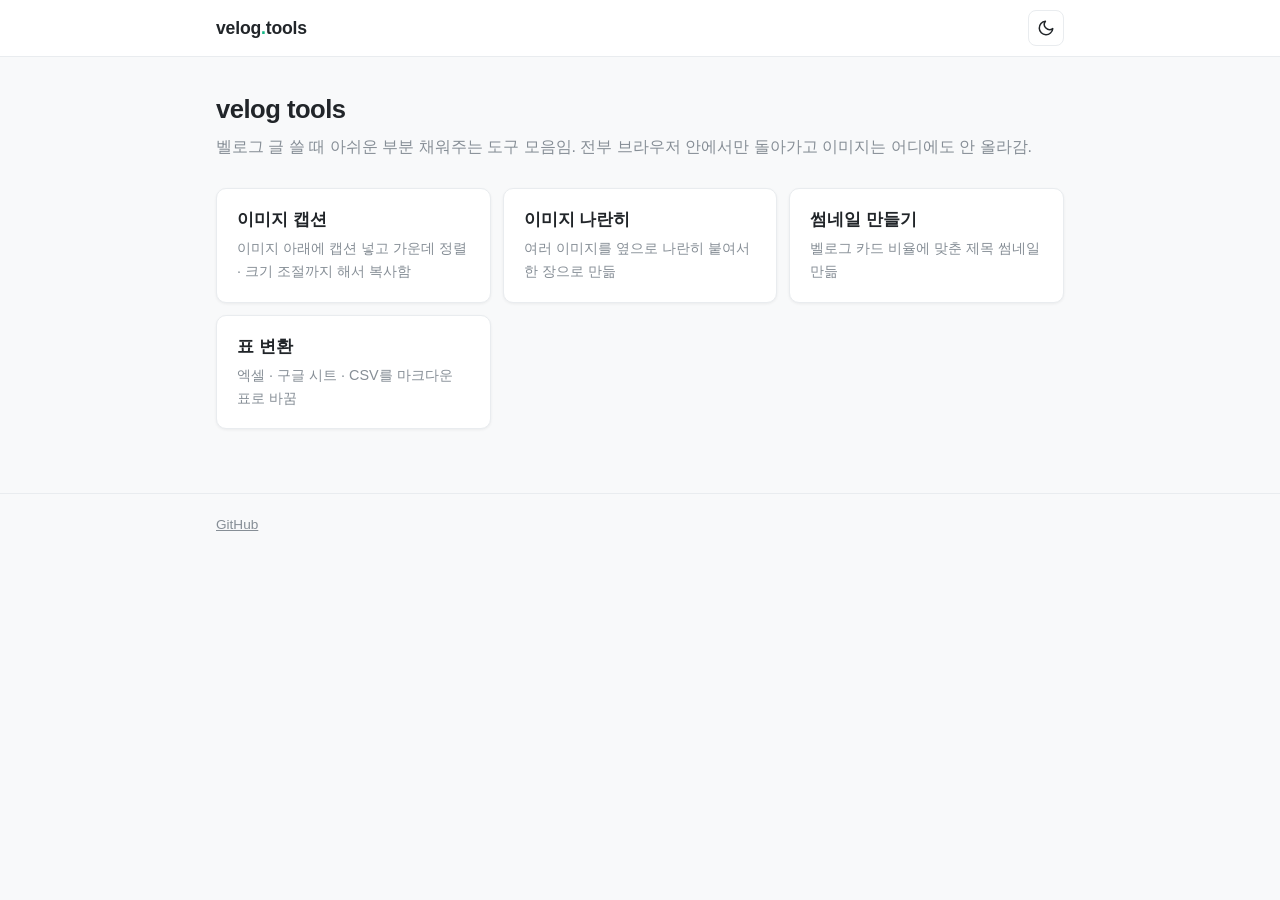
<file: index.html>
<!doctype html>
<html lang="ko">
<head>
  <meta charset="utf-8">
  <meta name="viewport" content="width=device-width, initial-scale=1">
  <title>velog tools</title>
  <meta name="description" content="벨로그 글 쓸 때 아쉬운 부분 채워주는 도구 모음">
  <script src="assets/theme.js"></script>
  <link rel="stylesheet" href="assets/style.css">
</head>
<body>
  <header class="site-header">
    <div class="container">
      <a class="logo" href="./">velog<span>.</span>tools</a>
      <button class="icon-btn theme-toggle" type="button" aria-label="테마 전환" title="테마 전환">
        <svg class="moon" viewBox="0 0 24 24" fill="none" stroke="currentColor" stroke-width="2" stroke-linecap="round" stroke-linejoin="round"><path d="M21 12.79A9 9 0 1 1 11.21 3 7 7 0 0 0 21 12.79z"/></svg>
        <svg class="sun" viewBox="0 0 24 24" fill="none" stroke="currentColor" stroke-width="2" stroke-linecap="round" stroke-linejoin="round"><circle cx="12" cy="12" r="4"/><path d="M12 2v2M12 20v2M4.93 4.93l1.41 1.41M17.66 17.66l1.41 1.41M2 12h2M20 12h2M4.93 19.07l1.41-1.41M17.66 6.34l1.41-1.41"/></svg>
      </button>
    </div>
  </header>

  <main>
    <div class="container">
      <h1>velog tools</h1>
      <p class="subtitle">벨로그 글 쓸 때 아쉬운 부분 채워주는 도구 모음임. 전부 브라우저 안에서만 돌아가고 이미지는 어디에도 안 올라감.</p>

      <div class="tool-list">
        <a class="tool-card" href="tools/caption/">
          <h2>이미지 캡션</h2>
          <p>이미지 아래에 캡션 넣고 가운데 정렬 · 크기 조절까지 해서 복사함</p>
        </a>
        <a class="tool-card" href="tools/merge/">
          <h2>이미지 나란히</h2>
          <p>여러 이미지를 옆으로 나란히 붙여서 한 장으로 만듦</p>
        </a>
        <a class="tool-card" href="tools/thumbnail/">
          <h2>썸네일 만들기</h2>
          <p>벨로그 카드 비율에 맞춘 제목 썸네일 만듦</p>
        </a>
        <a class="tool-card" href="tools/table/">
          <h2>표 변환</h2>
          <p>엑셀 · 구글 시트 · CSV를 마크다운 표로 바꿈</p>
        </a>
      </div>
    </div>
  </main>

  <footer class="site-footer">
    <div class="container">
      <a href="https://github.com/seolmango/velog_tools">GitHub</a>
    </div>
  </footer>
</body>
</html>
</file>
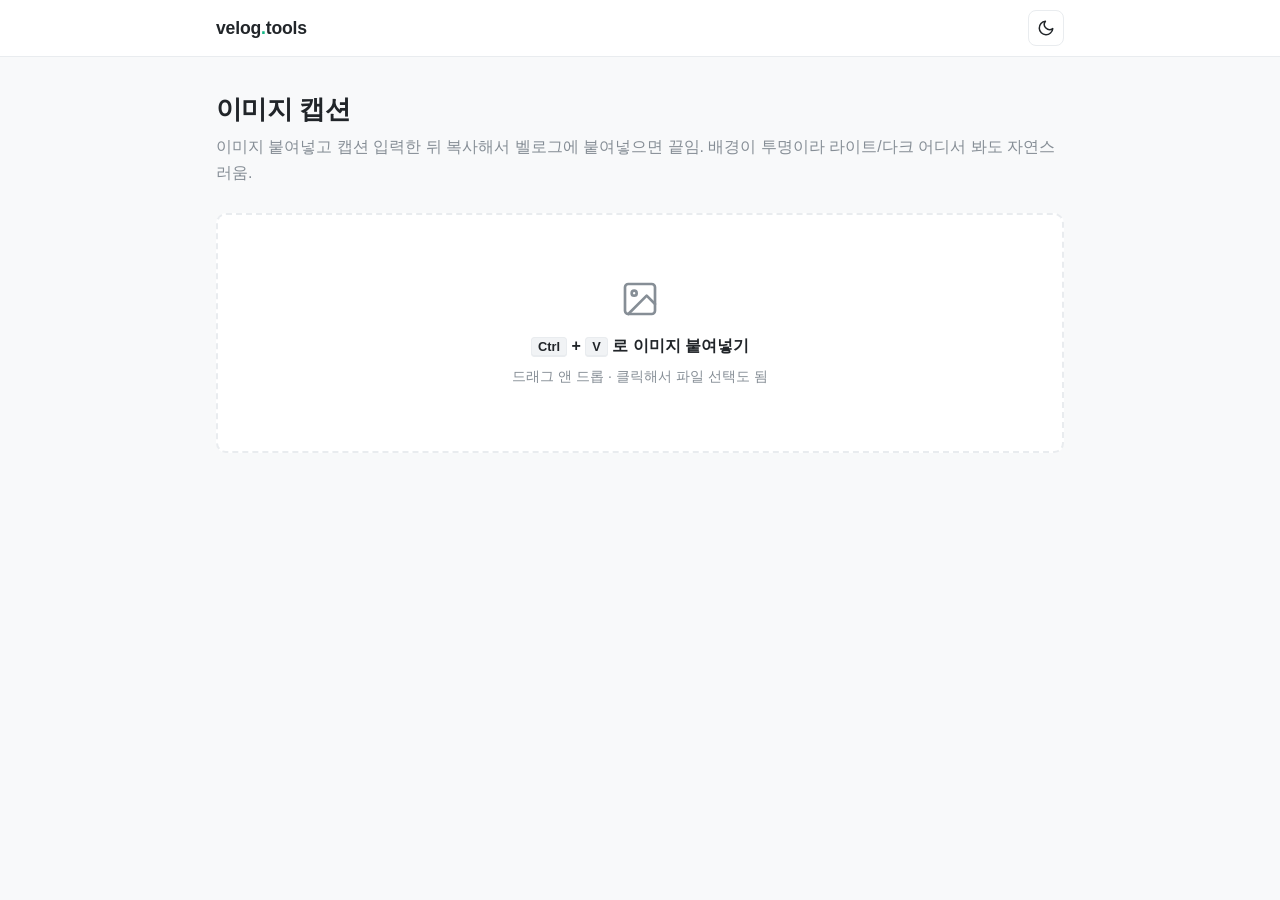
<file: tools/caption/index.html>
<!doctype html>
<html lang="ko">
<head>
  <meta charset="utf-8">
  <meta name="viewport" content="width=device-width, initial-scale=1">
  <title>이미지 캡션 · velog tools</title>
  <meta name="description" content="이미지 아래에 캡션을 넣고 가운데 정렬해서 클립보드로 복사함">
  <script src="../../assets/theme.js"></script>
  <link rel="stylesheet" href="../../assets/style.css">
</head>
<body>
  <header class="site-header">
    <div class="container">
      <a class="logo" href="../../">velog<span>.</span>tools</a>
      <button class="icon-btn theme-toggle" type="button" aria-label="테마 전환" title="테마 전환">
        <svg class="moon" viewBox="0 0 24 24" fill="none" stroke="currentColor" stroke-width="2" stroke-linecap="round" stroke-linejoin="round"><path d="M21 12.79A9 9 0 1 1 11.21 3 7 7 0 0 0 21 12.79z"/></svg>
        <svg class="sun" viewBox="0 0 24 24" fill="none" stroke="currentColor" stroke-width="2" stroke-linecap="round" stroke-linejoin="round"><circle cx="12" cy="12" r="4"/><path d="M12 2v2M12 20v2M4.93 4.93l1.41 1.41M17.66 17.66l1.41 1.41M2 12h2M20 12h2M4.93 19.07l1.41-1.41M17.66 6.34l1.41-1.41"/></svg>
      </button>
    </div>
  </header>

  <main>
    <div class="container">
      <h1>이미지 캡션</h1>
      <p class="subtitle">이미지 붙여넣고 캡션 입력한 뒤 복사해서 벨로그에 붙여넣으면 끝임. 배경이 투명이라 라이트/다크 어디서 봐도 자연스러움.</p>

      <label id="dropzone" class="dropzone" tabindex="0">
        <input id="file-input" type="file" accept="image/*" hidden>
        <svg viewBox="0 0 24 24" fill="none" stroke="currentColor" stroke-width="1.6" stroke-linecap="round" stroke-linejoin="round"><rect x="3" y="3" width="18" height="18" rx="2"/><circle cx="8.5" cy="8.5" r="1.5"/><path d="M21 15l-5-5L5 21"/></svg>
        <strong><kbd>Ctrl</kbd> + <kbd>V</kbd> 로 이미지 붙여넣기</strong>
        <span>드래그 앤 드롭 · 클릭해서 파일 선택도 됨</span>
      </label>

      <div id="editor" class="stack" hidden>
        <div class="panel">
          <label class="field-label" for="caption">캡션</label>
          <textarea id="caption" rows="2" placeholder="캡션 입력 (비워두면 정렬 · 크기만 적용됨)"></textarea>

          <div class="options">
            <div class="option">
              <span class="field-label">캡션 정렬</span>
              <div class="segmented" data-option="align">
                <button type="button" data-value="left">왼쪽</button>
                <button type="button" data-value="center">가운데</button>
                <button type="button" data-value="right">오른쪽</button>
              </div>
            </div>
            <div class="option option-grow">
              <label class="field-label" for="width">이미지 최대 너비 <span id="width-value" class="muted"></span></label>
              <input id="width" type="range" min="20" max="100" step="5">
            </div>
            <div class="option option-grow">
              <label class="field-label" for="size">글자 크기 <span id="size-value" class="muted"></span></label>
              <input id="size" type="range" min="50" max="200" step="10">
            </div>
          </div>
        </div>

        <div class="velog-preview" id="preview">
          <div class="velog-preview-bar">
            <span>벨로그 본문에서 보이는 크기</span>
            <div class="segmented" data-option="mode">
              <button type="button" data-value="light">라이트</button>
              <button type="button" data-value="dark">다크</button>
            </div>
          </div>
          <div class="page"><canvas id="canvas"></canvas></div>
        </div>
        <p id="meta" class="meta"></p>

        <div class="actions">
          <button id="copy-btn" class="btn primary" type="button">
            <svg viewBox="0 0 24 24" width="16" height="16" fill="none" stroke="currentColor" stroke-width="2" stroke-linecap="round" stroke-linejoin="round"><rect x="9" y="9" width="13" height="13" rx="2"/><path d="M5 15H4a2 2 0 0 1-2-2V4a2 2 0 0 1 2-2h9a2 2 0 0 1 2 2v1"/></svg>
            이미지 복사
          </button>
          <button id="download-btn" class="btn" type="button">다운로드</button>
          <button id="reset-btn" class="btn" type="button">다른 이미지</button>
          <span class="hint"><kbd>Ctrl</kbd> + <kbd>Enter</kbd> 로도 복사 가능</span>
        </div>
      </div>
    </div>
  </main>

  <script src="../../assets/common.js"></script>
  <script src="caption.js"></script>
</body>
</html>
</file>
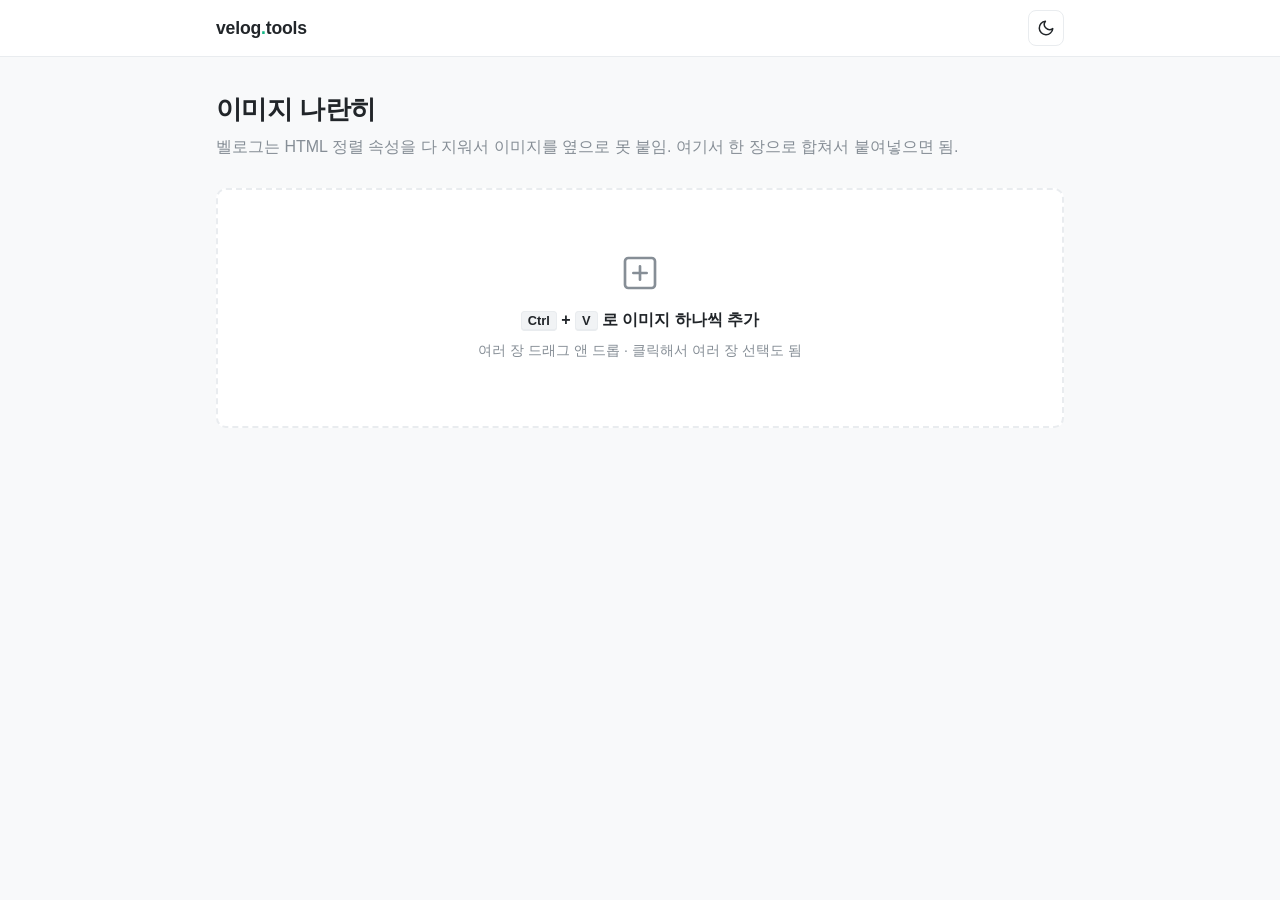
<file: tools/merge/index.html>
<!doctype html>
<html lang="ko">
<head>
  <meta charset="utf-8">
  <meta name="viewport" content="width=device-width, initial-scale=1">
  <title>이미지 나란히 · velog tools</title>
  <meta name="description" content="여러 이미지를 나란히 붙여 한 장으로 만듦">
  <script src="../../assets/theme.js"></script>
  <link rel="stylesheet" href="../../assets/style.css">
  <link rel="stylesheet" href="merge.css">
</head>
<body>
  <header class="site-header">
    <div class="container">
      <a class="logo" href="../../">velog<span>.</span>tools</a>
      <button class="icon-btn theme-toggle" type="button" aria-label="테마 전환" title="테마 전환">
        <svg class="moon" viewBox="0 0 24 24" fill="none" stroke="currentColor" stroke-width="2" stroke-linecap="round" stroke-linejoin="round"><path d="M21 12.79A9 9 0 1 1 11.21 3 7 7 0 0 0 21 12.79z"/></svg>
        <svg class="sun" viewBox="0 0 24 24" fill="none" stroke="currentColor" stroke-width="2" stroke-linecap="round" stroke-linejoin="round"><circle cx="12" cy="12" r="4"/><path d="M12 2v2M12 20v2M4.93 4.93l1.41 1.41M17.66 17.66l1.41 1.41M2 12h2M20 12h2M4.93 19.07l1.41-1.41M17.66 6.34l1.41-1.41"/></svg>
      </button>
    </div>
  </header>

  <main>
    <div class="container">
      <h1>이미지 나란히</h1>
      <p class="subtitle">벨로그는 HTML 정렬 속성을 다 지워서 이미지를 옆으로 못 붙임. 여기서 한 장으로 합쳐서 붙여넣으면 됨.</p>

      <div class="stack">
        <label id="dropzone" class="dropzone" tabindex="0">
          <input id="file-input" type="file" accept="image/*" multiple hidden>
          <svg viewBox="0 0 24 24" fill="none" stroke="currentColor" stroke-width="1.6" stroke-linecap="round" stroke-linejoin="round"><rect x="3" y="3" width="18" height="18" rx="2"/><path d="M12 8v8M8 12h8"/></svg>
          <strong id="dropzone-title"><kbd>Ctrl</kbd> + <kbd>V</kbd> 로 이미지 하나씩 추가</strong>
          <span id="dropzone-sub">여러 장 드래그 앤 드롭 · 클릭해서 여러 장 선택도 됨</span>
        </label>

        <div id="editor" class="stack" hidden>
          <ol id="list" class="merge-list"></ol>

          <div class="panel">
            <div class="options">
              <div class="option">
                <span class="field-label">한 줄에</span>
                <div class="segmented" id="cols"></div>
              </div>
              <div class="option option-grow">
                <label class="field-label" for="gap">간격 <span id="gap-value" class="muted"></span></label>
                <input id="gap" type="range" min="0" max="6" step="0.5">
              </div>
              <div class="option option-grow">
                <label class="field-label" for="size">캡션 글자 크기 <span id="size-value" class="muted"></span></label>
                <input id="size" type="range" min="50" max="200" step="10">
              </div>
            </div>
          </div>

          <div class="velog-preview" id="preview">
            <div class="velog-preview-bar">
              <span>벨로그 본문에서 보이는 크기</span>
              <div class="segmented" data-option="mode">
                <button type="button" data-value="light">라이트</button>
                <button type="button" data-value="dark">다크</button>
              </div>
            </div>
            <div class="page"><canvas id="canvas"></canvas></div>
          </div>
          <p id="meta" class="meta"></p>

          <div class="actions">
            <button id="copy-btn" class="btn primary" type="button">
              <svg viewBox="0 0 24 24" width="16" height="16" fill="none" stroke="currentColor" stroke-width="2" stroke-linecap="round" stroke-linejoin="round"><rect x="9" y="9" width="13" height="13" rx="2"/><path d="M5 15H4a2 2 0 0 1-2-2V4a2 2 0 0 1 2-2h9a2 2 0 0 1 2 2v1"/></svg>
              이미지 복사
            </button>
            <button id="download-btn" class="btn" type="button">다운로드</button>
            <button id="reset-btn" class="btn" type="button">전부 지우기</button>
            <span class="hint"><kbd>Ctrl</kbd> + <kbd>Enter</kbd> 로도 복사 가능</span>
          </div>
        </div>
      </div>
    </div>
  </main>

  <script src="../../assets/common.js"></script>
  <script src="merge.js"></script>
</body>
</html>
</file>
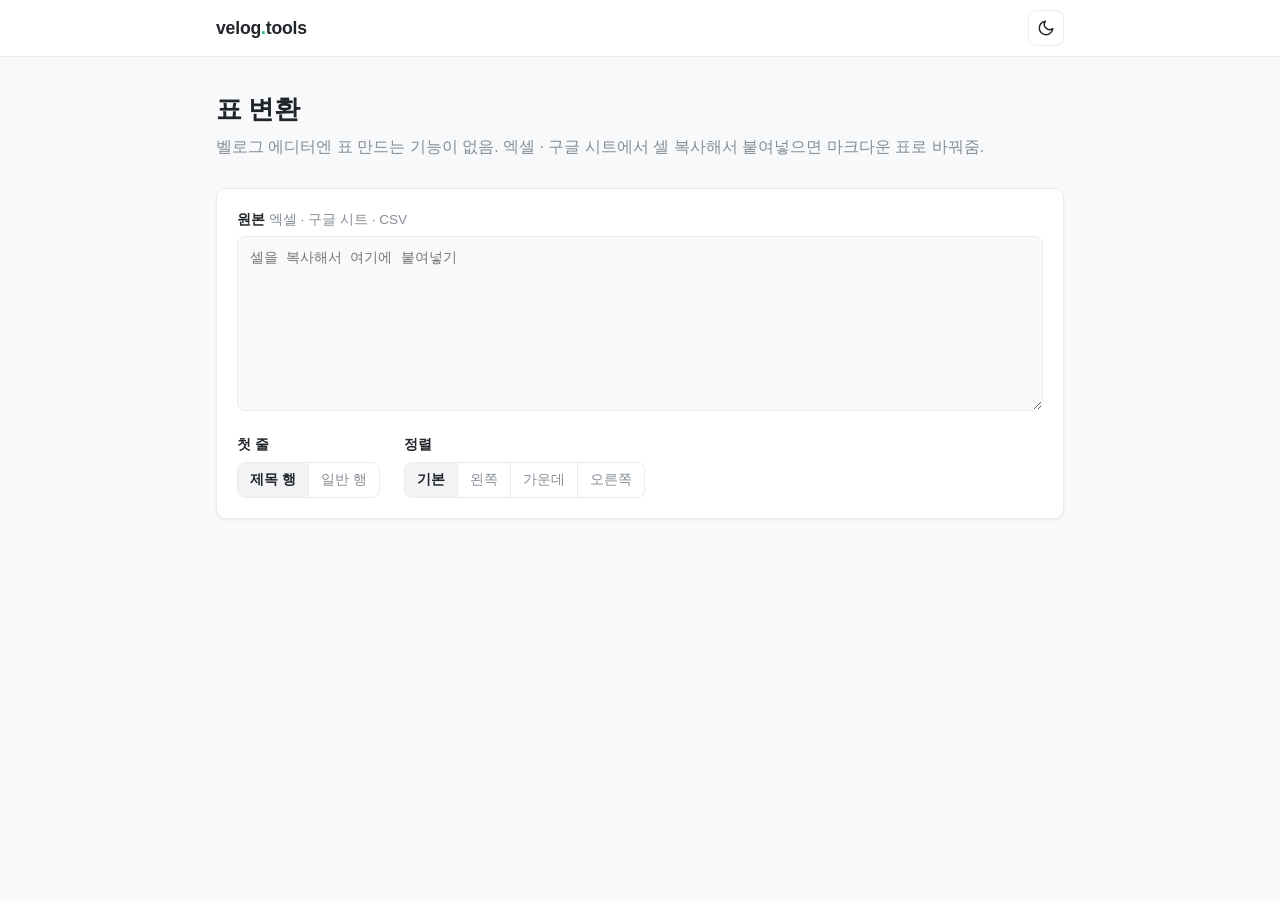
<file: tools/table/index.html>
<!doctype html>
<html lang="ko">
<head>
  <meta charset="utf-8">
  <meta name="viewport" content="width=device-width, initial-scale=1">
  <title>표 변환 · velog tools</title>
  <meta name="description" content="엑셀 · 구글 시트 · CSV를 마크다운 표로 바꿈">
  <script src="../../assets/theme.js"></script>
  <link rel="stylesheet" href="../../assets/style.css">
  <link rel="stylesheet" href="table.css">
</head>
<body>
  <header class="site-header">
    <div class="container">
      <a class="logo" href="../../">velog<span>.</span>tools</a>
      <button class="icon-btn theme-toggle" type="button" aria-label="테마 전환" title="테마 전환">
        <svg class="moon" viewBox="0 0 24 24" fill="none" stroke="currentColor" stroke-width="2" stroke-linecap="round" stroke-linejoin="round"><path d="M21 12.79A9 9 0 1 1 11.21 3 7 7 0 0 0 21 12.79z"/></svg>
        <svg class="sun" viewBox="0 0 24 24" fill="none" stroke="currentColor" stroke-width="2" stroke-linecap="round" stroke-linejoin="round"><circle cx="12" cy="12" r="4"/><path d="M12 2v2M12 20v2M4.93 4.93l1.41 1.41M17.66 17.66l1.41 1.41M2 12h2M20 12h2M4.93 19.07l1.41-1.41M17.66 6.34l1.41-1.41"/></svg>
      </button>
    </div>
  </header>

  <main>
    <div class="container">
      <h1>표 변환</h1>
      <p class="subtitle">벨로그 에디터엔 표 만드는 기능이 없음. 엑셀 · 구글 시트에서 셀 복사해서 붙여넣으면 마크다운 표로 바꿔줌.</p>

      <div class="stack">
        <div class="panel">
          <label class="field-label" for="input">원본 <span class="muted">엑셀 · 구글 시트 · CSV</span></label>
          <textarea id="input" rows="7" placeholder="셀을 복사해서 여기에 붙여넣기" spellcheck="false"></textarea>

          <div class="options">
            <div class="option">
              <span class="field-label">첫 줄</span>
              <div class="segmented" data-option="header">
                <button type="button" data-value="yes">제목 행</button>
                <button type="button" data-value="no">일반 행</button>
              </div>
            </div>
            <div class="option">
              <span class="field-label">정렬</span>
              <div class="segmented" data-option="align">
                <button type="button" data-value="none">기본</button>
                <button type="button" data-value="left">왼쪽</button>
                <button type="button" data-value="center">가운데</button>
                <button type="button" data-value="right">오른쪽</button>
              </div>
            </div>
          </div>
        </div>

        <div id="result" class="stack" hidden>
          <div class="panel">
            <label class="field-label" for="output">마크다운</label>
            <textarea id="output" rows="7" readonly spellcheck="false"></textarea>
          </div>

          <div class="table-preview" id="preview"></div>

          <div class="actions">
            <button id="copy-btn" class="btn primary" type="button">
              <svg viewBox="0 0 24 24" width="16" height="16" fill="none" stroke="currentColor" stroke-width="2" stroke-linecap="round" stroke-linejoin="round"><rect x="9" y="9" width="13" height="13" rx="2"/><path d="M5 15H4a2 2 0 0 1-2-2V4a2 2 0 0 1 2-2h9a2 2 0 0 1 2 2v1"/></svg>
              마크다운 복사
            </button>
            <span class="hint"><kbd>Ctrl</kbd> + <kbd>Enter</kbd> 로도 복사 가능</span>
          </div>
        </div>
      </div>
    </div>
  </main>

  <script src="../../assets/common.js"></script>
  <script src="table.js"></script>
</body>
</html>
</file>
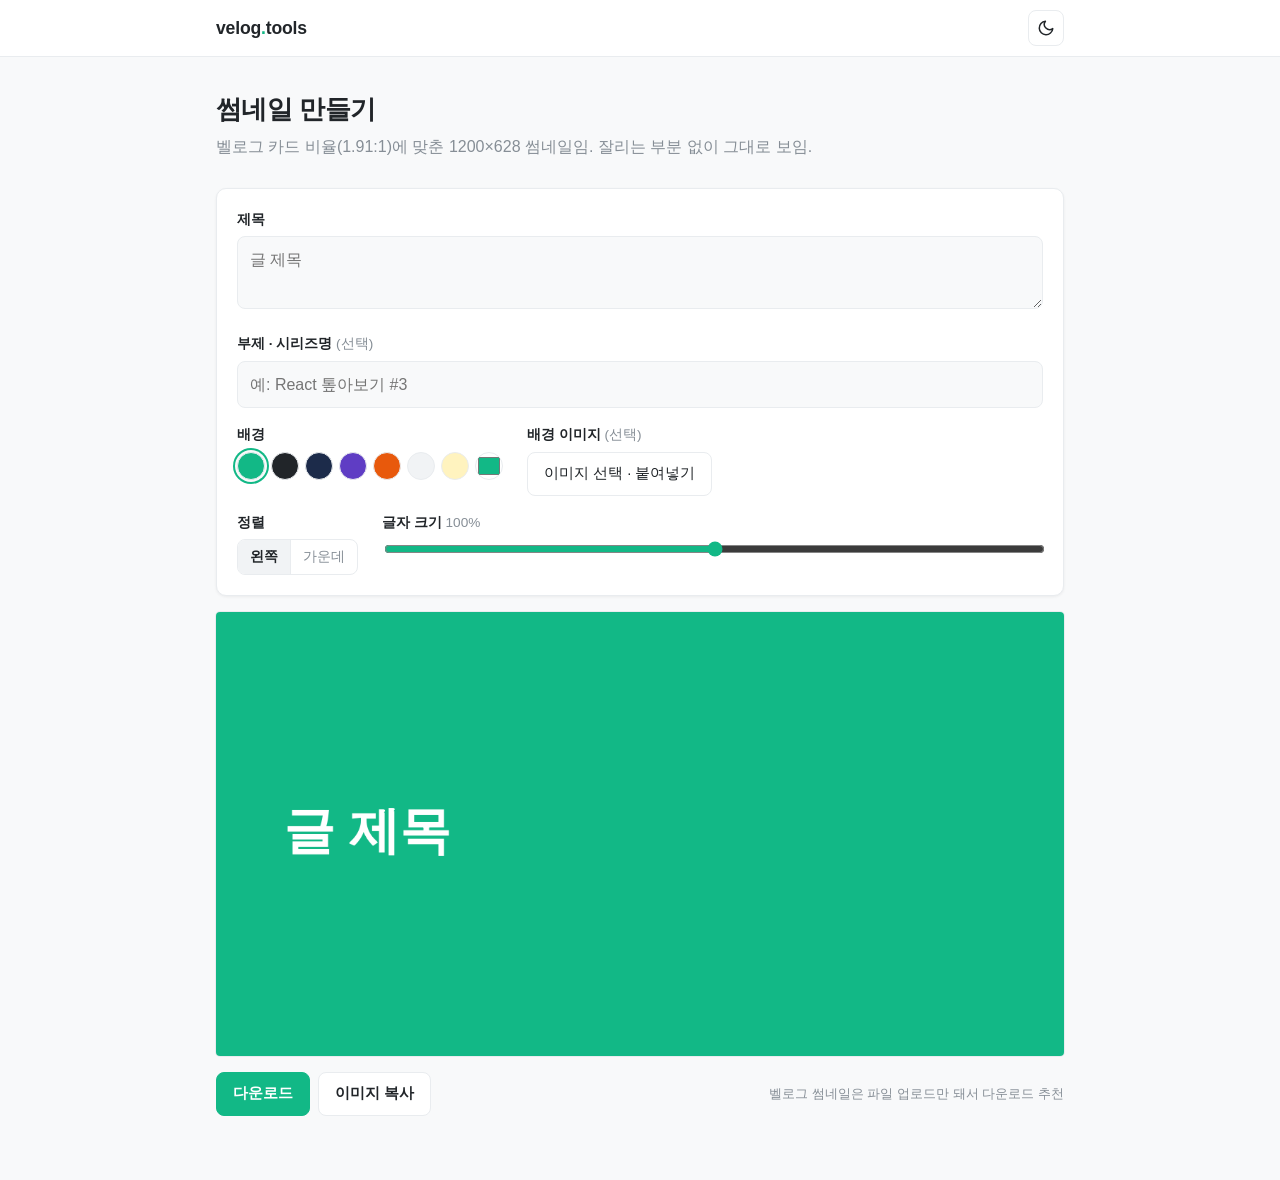
<file: tools/thumbnail/index.html>
<!doctype html>
<html lang="ko">
<head>
  <meta charset="utf-8">
  <meta name="viewport" content="width=device-width, initial-scale=1">
  <title>썸네일 만들기 · velog tools</title>
  <meta name="description" content="벨로그 카드 비율에 맞는 글 썸네일을 만듦">
  <script src="../../assets/theme.js"></script>
  <link rel="stylesheet" href="../../assets/style.css">
  <link rel="stylesheet" href="thumbnail.css">
</head>
<body>
  <header class="site-header">
    <div class="container">
      <a class="logo" href="../../">velog<span>.</span>tools</a>
      <button class="icon-btn theme-toggle" type="button" aria-label="테마 전환" title="테마 전환">
        <svg class="moon" viewBox="0 0 24 24" fill="none" stroke="currentColor" stroke-width="2" stroke-linecap="round" stroke-linejoin="round"><path d="M21 12.79A9 9 0 1 1 11.21 3 7 7 0 0 0 21 12.79z"/></svg>
        <svg class="sun" viewBox="0 0 24 24" fill="none" stroke="currentColor" stroke-width="2" stroke-linecap="round" stroke-linejoin="round"><circle cx="12" cy="12" r="4"/><path d="M12 2v2M12 20v2M4.93 4.93l1.41 1.41M17.66 17.66l1.41 1.41M2 12h2M20 12h2M4.93 19.07l1.41-1.41M17.66 6.34l1.41-1.41"/></svg>
      </button>
    </div>
  </header>

  <main>
    <div class="container">
      <h1>썸네일 만들기</h1>
      <p class="subtitle">벨로그 카드 비율(1.91:1)에 맞춘 1200×628 썸네일임. 잘리는 부분 없이 그대로 보임.</p>

      <div class="stack">
        <div class="panel">
          <label class="field-label" for="title">제목</label>
          <textarea id="title" rows="2" placeholder="글 제목"></textarea>

          <div class="options">
            <div class="option option-grow">
              <label class="field-label" for="subtitle">부제 · 시리즈명 <span class="muted">(선택)</span></label>
              <input id="subtitle" type="text" placeholder="예: React 톺아보기 #3">
            </div>
          </div>

          <div class="options">
            <div class="option">
              <span class="field-label">배경</span>
              <div class="swatches" id="swatches">
                <input id="color" type="color" title="직접 고르기" aria-label="배경색 직접 고르기">
              </div>
            </div>
            <div class="option">
              <span class="field-label">배경 이미지 <span class="muted">(선택)</span></span>
              <div class="bg-image-row">
                <label class="btn" id="bg-pick">
                  <input id="file-input" type="file" accept="image/*" hidden>
                  <span id="bg-label">이미지 선택 · 붙여넣기</span>
                </label>
                <button id="bg-clear" class="btn" type="button" hidden>빼기</button>
              </div>
            </div>
          </div>

          <div class="options">
            <div class="option">
              <span class="field-label">정렬</span>
              <div class="segmented" data-option="align">
                <button type="button" data-value="left">왼쪽</button>
                <button type="button" data-value="center">가운데</button>
              </div>
            </div>
            <div class="option option-grow">
              <label class="field-label" for="size">글자 크기 <span id="size-value" class="muted"></span></label>
              <input id="size" type="range" min="60" max="140" step="5">
            </div>
          </div>
        </div>

        <div class="thumb-preview">
          <canvas id="canvas" width="1200" height="628"></canvas>
        </div>

        <div class="actions">
          <button id="download-btn" class="btn primary" type="button">다운로드</button>
          <button id="copy-btn" class="btn" type="button">이미지 복사</button>
          <span class="hint">벨로그 썸네일은 파일 업로드만 돼서 다운로드 추천</span>
        </div>
      </div>
    </div>
  </main>

  <script src="../../assets/common.js"></script>
  <script src="thumbnail.js"></script>
</body>
</html>
</file>
<file: assets/style.css>
:root {
  --bg: #f8f9fa;
  --surface: #ffffff;
  --surface-2: #f1f3f5;
  --border: #e9ecef;
  --text: #212529;
  --text-muted: #868e96;
  --accent: #12b886;
  --accent-hover: #20c997;
  --accent-text: #ffffff;
  --radius: 10px;
  --shadow: 0 1px 3px rgba(0, 0, 0, 0.06);
  color-scheme: light;
}

:root[data-theme="dark"] {
  --bg: #121212;
  --surface: #1e1e1e;
  --surface-2: #2a2a2a;
  --border: #2f2f2f;
  --text: #ececec;
  --text-muted: #acacac;
  --accent: #96f2d7;
  --accent-hover: #63e6be;
  --accent-text: #121212;
  --shadow: none;
  color-scheme: dark;
}

* { box-sizing: border-box; }
[hidden] { display: none !important; }

html, body { margin: 0; }

body {
  background: var(--bg);
  color: var(--text);
  font-family: -apple-system, BlinkMacSystemFont, "Apple SD Gothic Neo", "Pretendard",
    "Noto Sans KR", "Malgun Gothic", "Segoe UI", sans-serif;
  line-height: 1.6;
  -webkit-font-smoothing: antialiased;
}

a { color: inherit; }

.container {
  max-width: 880px;
  margin: 0 auto;
  padding: 0 16px;
}

/* Header */
.site-header {
  border-bottom: 1px solid var(--border);
  background: var(--surface);
}
.site-header .container {
  display: flex;
  align-items: center;
  justify-content: space-between;
  height: 56px;
}
.logo {
  font-weight: 700;
  font-size: 1.1rem;
  text-decoration: none;
  letter-spacing: -0.01em;
}
.logo span { color: var(--accent); }

.icon-btn {
  display: inline-flex;
  align-items: center;
  justify-content: center;
  width: 36px;
  height: 36px;
  border: 1px solid var(--border);
  border-radius: 8px;
  background: transparent;
  color: var(--text);
  cursor: pointer;
}
.icon-btn:hover { background: var(--surface-2); }
.icon-btn svg { width: 18px; height: 18px; }
.theme-toggle .sun { display: none; }
:root[data-theme="dark"] .theme-toggle .sun { display: block; }
:root[data-theme="dark"] .theme-toggle .moon { display: none; }

main { padding: 32px 0 64px; }

h1 { font-size: 1.6rem; margin: 0 0 4px; letter-spacing: -0.02em; }
.subtitle { color: var(--text-muted); margin: 0 0 28px; }

/* Tool list */
.tool-list {
  display: grid;
  grid-template-columns: repeat(auto-fill, minmax(240px, 1fr));
  gap: 12px;
}
.tool-card {
  display: block;
  padding: 18px 20px;
  background: var(--surface);
  border: 1px solid var(--border);
  border-radius: var(--radius);
  box-shadow: var(--shadow);
  text-decoration: none;
  transition: border-color 0.15s;
}
.tool-card:hover { border-color: var(--accent); }
.tool-card h2 { font-size: 1.05rem; margin: 0 0 4px; }
.tool-card p { margin: 0; color: var(--text-muted); font-size: 0.9rem; }

/* Panels & form */
.panel {
  background: var(--surface);
  border: 1px solid var(--border);
  border-radius: var(--radius);
  box-shadow: var(--shadow);
  padding: 20px;
}

.field-label {
  display: block;
  font-size: 0.85rem;
  font-weight: 600;
  margin-bottom: 6px;
}

textarea, input[type="text"] {
  width: 100%;
  padding: 10px 12px;
  border: 1px solid var(--border);
  border-radius: 8px;
  background: var(--bg);
  color: var(--text);
  font: inherit;
  resize: vertical;
}
textarea:focus, input[type="text"]:focus {
  outline: none;
  border-color: var(--accent);
}

.btn {
  display: inline-flex;
  align-items: center;
  gap: 6px;
  padding: 9px 16px;
  border: 1px solid var(--border);
  border-radius: 8px;
  background: var(--surface);
  color: var(--text);
  font: inherit;
  font-size: 0.92rem;
  font-weight: 600;
  cursor: pointer;
}
.btn:hover { background: var(--surface-2); }
.btn:disabled { opacity: 0.45; cursor: not-allowed; }
.btn.primary {
  background: var(--accent);
  border-color: var(--accent);
  color: var(--accent-text);
}
.btn.primary:hover:not(:disabled) { background: var(--accent-hover); border-color: var(--accent-hover); }

.segmented {
  display: inline-flex;
  border: 1px solid var(--border);
  border-radius: 8px;
  overflow: hidden;
}
.segmented button {
  border: 0;
  background: transparent;
  color: var(--text-muted);
  padding: 6px 12px;
  font: inherit;
  font-size: 0.85rem;
  cursor: pointer;
}
.segmented button + button { border-left: 1px solid var(--border); }
.segmented button[aria-pressed="true"] {
  background: var(--surface-2);
  color: var(--text);
  font-weight: 600;
}

input[type="range"] { accent-color: var(--accent); width: 100%; }

kbd {
  font-family: inherit;
  font-size: 0.8em;
  padding: 1px 6px;
  border: 1px solid var(--border);
  border-bottom-width: 2px;
  border-radius: 4px;
  background: var(--surface-2);
}

/* Toast */
.toast {
  position: fixed;
  left: 50%;
  bottom: 28px;
  transform: translate(-50%, 20px);
  padding: 10px 18px;
  border-radius: 8px;
  background: var(--text);
  color: var(--bg);
  font-size: 0.9rem;
  opacity: 0;
  pointer-events: none;
  transition: opacity 0.2s, transform 0.2s;
  z-index: 10;
}
.toast.show { opacity: 1; transform: translate(-50%, 0); }

.site-footer {
  border-top: 1px solid var(--border);
  padding: 20px 0;
  color: var(--text-muted);
  font-size: 0.85rem;
}

/* ---------- 도구 공통 ---------- */

.stack { display: flex; flex-direction: column; gap: 16px; }
.stack[hidden], .dropzone[hidden] { display: none; }

.dropzone {
  display: flex;
  flex-direction: column;
  align-items: center;
  justify-content: center;
  gap: 6px;
  min-height: 240px;
  padding: 24px;
  border: 2px dashed var(--border);
  border-radius: var(--radius);
  background: var(--surface);
  color: var(--text-muted);
  text-align: center;
  cursor: pointer;
  transition: border-color 0.15s;
}
.dropzone:hover,
.dropzone:focus-visible,
body.dragging .dropzone {
  border-color: var(--accent);
  outline: none;
}
.dropzone svg { width: 40px; height: 40px; margin-bottom: 8px; }
.dropzone strong { color: var(--text); font-weight: 600; }
.dropzone span { font-size: 0.88rem; }
.dropzone.compact { min-height: 0; flex-direction: row; padding: 14px; gap: 8px; }
.dropzone.compact svg { width: 20px; height: 20px; margin: 0; }

.options {
  display: flex;
  flex-wrap: wrap;
  gap: 16px 24px;
}
.panel > .options:not(:first-child) { margin-top: 16px; }
.option-grow { flex: 1; min-width: 160px; }
.muted { color: var(--text-muted); font-weight: 400; }

/* 벨로그 본문 미리보기 (본문 폭 768px 그대로) */
.velog-preview {
  border: 1px solid var(--border);
  border-radius: var(--radius);
  overflow: hidden;
  background: #ffffff;
}
.velog-preview.dark { background: #121212; }
.velog-preview-bar {
  display: flex;
  align-items: center;
  justify-content: space-between;
  gap: 8px;
  padding: 8px 12px;
  border-bottom: 1px solid #f1f3f5;
  font-size: 0.78rem;
  font-weight: 600;
  color: #868e96;
}
.velog-preview.dark .velog-preview-bar { border-bottom-color: #2a2a2a; color: #acacac; }
.velog-preview .segmented { border-color: #dee2e6; }
.velog-preview .segmented button { color: #868e96; }
.velog-preview .segmented button + button { border-left-color: #dee2e6; }
.velog-preview .segmented button[aria-pressed="true"] { background: #f1f3f5; color: #212529; }
.velog-preview.dark .segmented,
.velog-preview.dark .segmented button + button { border-color: #4d4d4d; }
.velog-preview.dark .segmented button { color: #acacac; }
.velog-preview.dark .segmented button[aria-pressed="true"] { background: #2e2e2e; color: #ececec; }
.velog-preview .page { max-width: 768px; margin: 0 auto; padding: 24px 16px; line-height: 0; }
.velog-preview canvas { display: block; max-width: 100%; height: auto; }
.meta { margin: 0; font-size: 0.8rem; color: var(--text-muted); text-align: center; }

.actions {
  display: flex;
  flex-wrap: wrap;
  align-items: center;
  gap: 8px;
}
.hint { margin-left: auto; font-size: 0.82rem; color: var(--text-muted); }
@media (max-width: 560px) { .hint { display: none; } }

input[type="color"] {
  width: 36px;
  height: 32px;
  padding: 2px;
  border: 1px solid var(--border);
  border-radius: 8px;
  background: var(--surface);
  cursor: pointer;
}
</file>
<file: tools/merge/merge.css>
.merge-list {
  list-style: none;
  margin: 0;
  padding: 0;
  display: grid;
  grid-template-columns: repeat(auto-fill, minmax(180px, 1fr));
  gap: 10px;
}
.merge-item {
  display: flex;
  flex-direction: column;
  gap: 8px;
  padding: 10px;
  background: var(--surface);
  border: 1px solid var(--border);
  border-radius: var(--radius);
}
.merge-item .thumb {
  height: 110px;
  border-radius: 6px;
  background: var(--surface-2);
  display: flex;
  align-items: center;
  justify-content: center;
  overflow: hidden;
}
.merge-item .thumb img { max-width: 100%; max-height: 100%; }
.merge-item input { padding: 6px 10px; font-size: 0.85rem; }
.merge-item .row { display: flex; align-items: center; gap: 4px; }
.merge-item .num { font-size: 0.8rem; color: var(--text-muted); margin-right: auto; }
.merge-item .icon-btn { width: 28px; height: 28px; }
.merge-item .icon-btn svg { width: 14px; height: 14px; }
.merge-item .icon-btn:disabled { opacity: 0.3; cursor: default; }
</file>
<file: tools/table/table.css>
#input, #output {
  font-family: ui-monospace, SFMono-Regular, Menlo, Consolas, "D2Coding", monospace;
  font-size: 0.85rem;
  white-space: pre;
  overflow-x: auto;
}

.table-preview { overflow-x: auto; }
.table-preview table {
  border-collapse: collapse;
  font-size: 0.9rem;
  min-width: 50%;
}
.table-preview th,
.table-preview td {
  padding: 6px 12px;
  border: 1px solid var(--border);
  white-space: pre-line;
}
.table-preview th { background: var(--surface-2); font-weight: 600; }
</file>
<file: tools/thumbnail/thumbnail.css>
.swatches { display: flex; flex-wrap: wrap; align-items: center; gap: 6px; }
.swatch {
  width: 28px;
  height: 28px;
  padding: 0;
  border: 1px solid var(--border);
  border-radius: 50%;
  cursor: pointer;
}
.swatch[aria-pressed="true"] { box-shadow: 0 0 0 2px var(--bg), 0 0 0 4px var(--accent); }
.swatches input[type="color"] { width: 28px; height: 28px; border-radius: 50%; padding: 0; overflow: hidden; }

.bg-image-row { display: flex; gap: 6px; }
.bg-image-row .btn { font-weight: 500; }

.thumb-preview canvas {
  display: block;
  width: 100%;
  height: auto;
  border-radius: 4px;
  box-shadow: 0 0 0 1px var(--border);
}
</file>
